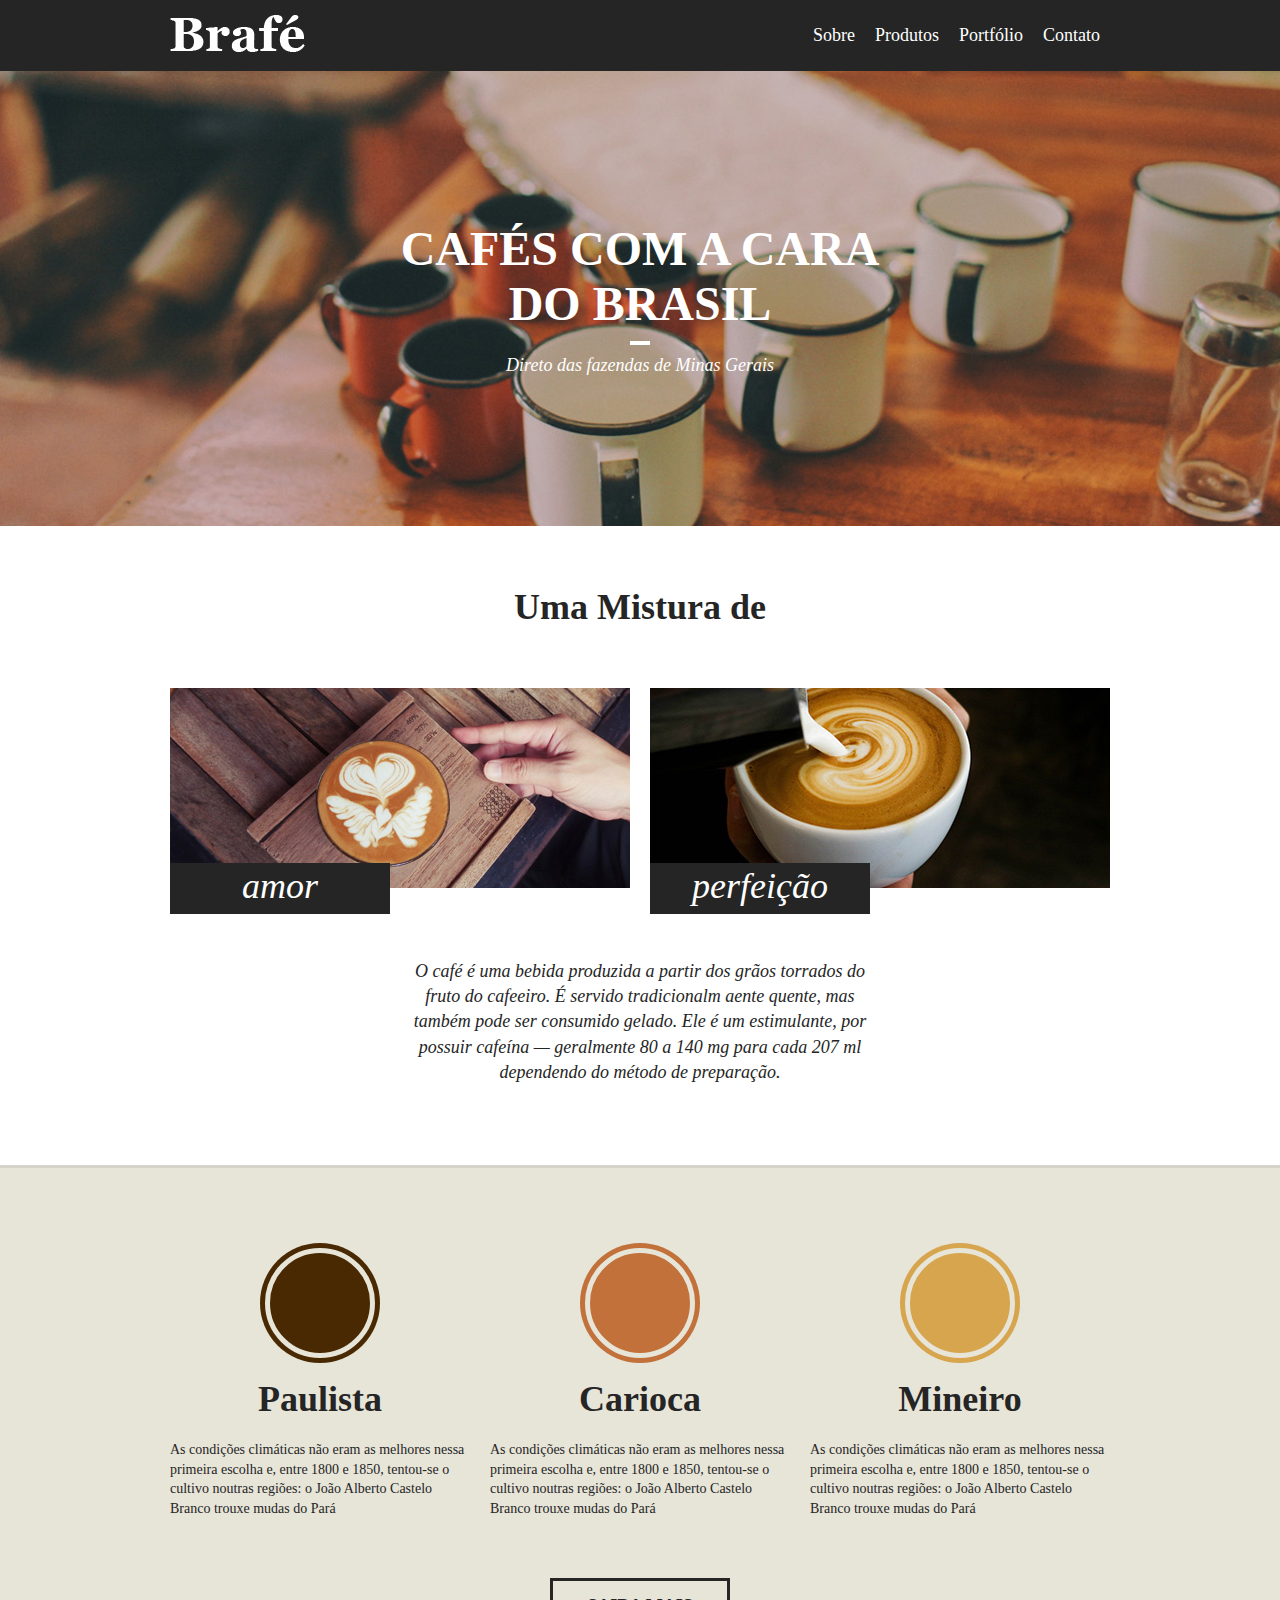
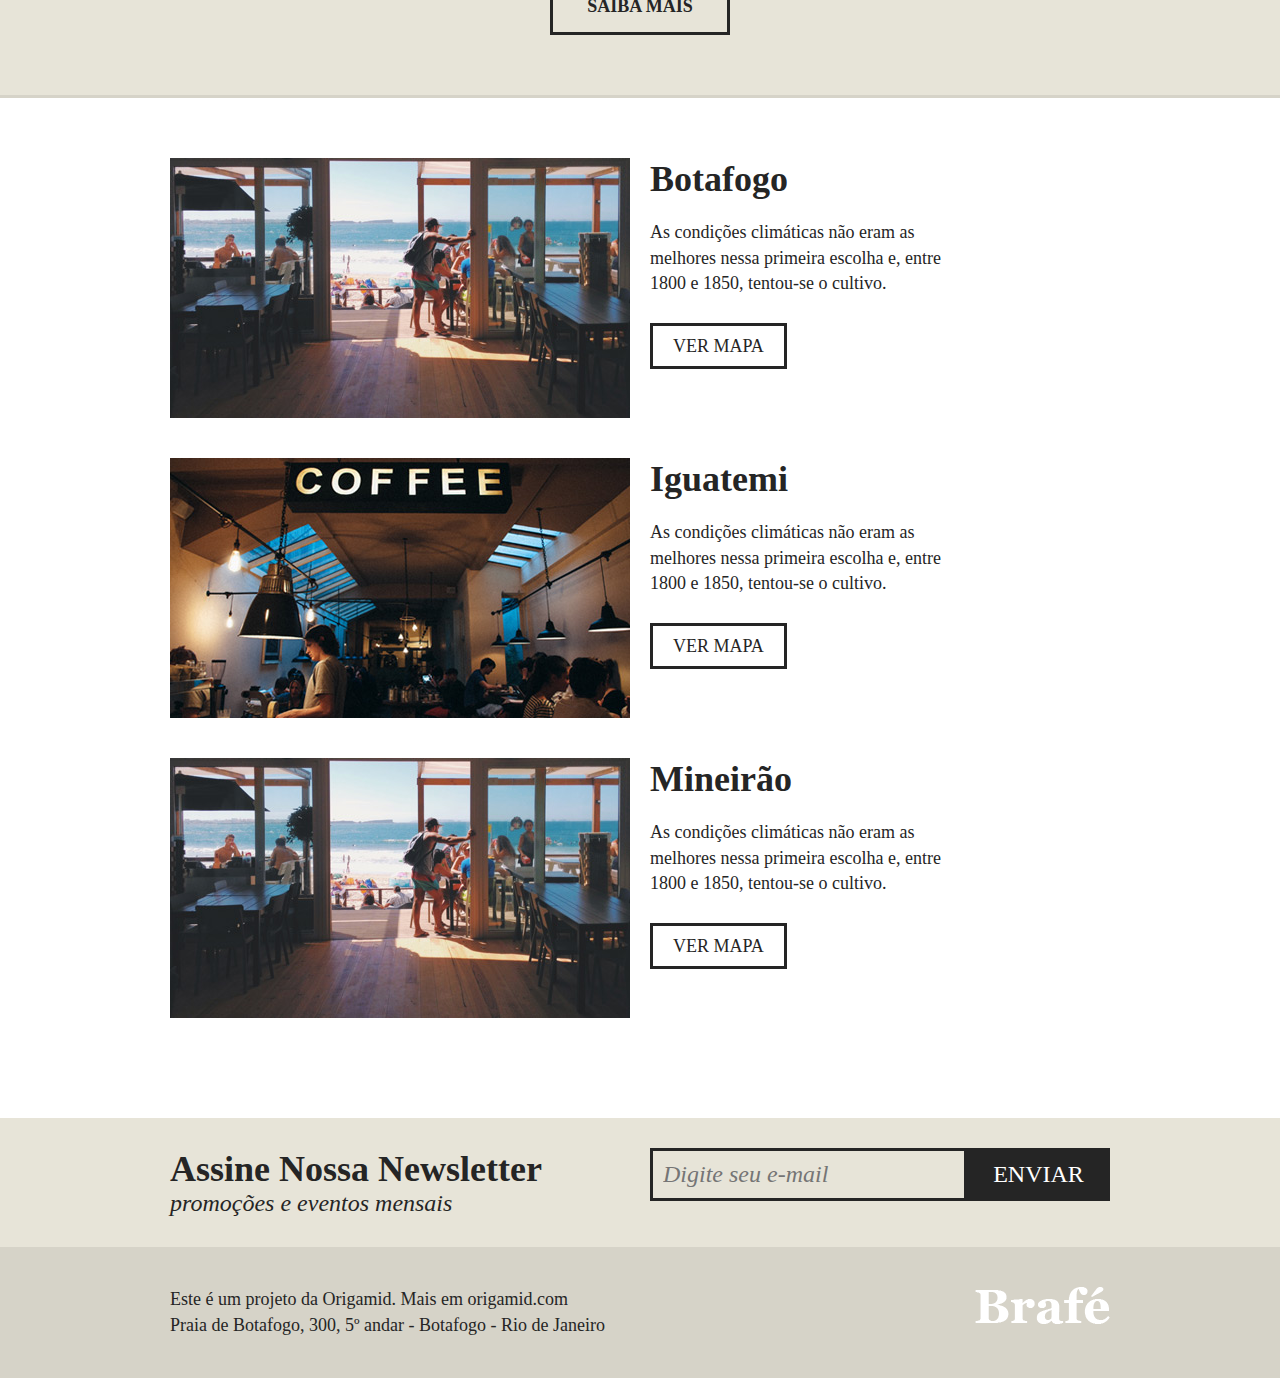
<file: Brafé 1/index.html>
<!DOCTYPE html>
<html>
	<head>
		<title>Brafé 1</title>
		<meta charset="utf-8" />
		<meta name="viewport" content="width=device-width, initial-scale=1, shrink-to-fit=no" />
		<link rel="stylesheet" type="text/css" href="css/style.css" />
	</head>
	<body>
		<header class="menu">
			<div class="container">
				<a class="menu-logo" href="#"><img src="img/brafe.png" alt="Brafé" /></a>
				<nav class="menu-nav">
					<ul>
						<li><a href="#">Sobre</a></li>
						<li><a href="#">Produtos</a></li>
						<li><a href="#">Portfólio</a></li>
						<li><a href="#">Contato</a></li>
					</ul>
				</nav>
			</div>
		</header>

		<main class="intro">
			<h1>Cafés com a cara<br />do Brasil</h1>
			<p>Direto das fazendas de Minas Gerais</p>
		</main>

		<section class="sobre">
			<h2>Uma Mistura de</h2>
			<div class="container">
				<div class="sobre-item">
					<img src="img/cafe-1.jpg" />
					<h3>amor</h3>
				</div>
				<div class="sobre-item">
					<img src="img/cafe-2.jpg" />
					<h3>perfeição</h3>
				</div>
			</div>
			<p>
				O café é uma bebida produzida a partir dos grãos torrados do fruto do cafeeiro. É servido
				tradicionalm aente quente, mas também pode ser consumido gelado. Ele é um estimulante, por
				possuir cafeína — geralmente 80 a 140 mg para cada 207 ml dependendo do método de
				preparação.
			</p>
		</section>

		<section class="produtos">
			<div class="container">
				<div class="produtos-item">
					<h2 class="produtos-paulista">Paulista</h2>
					<p>
						As condições climáticas não eram as melhores nessa primeira escolha e, entre 1800 e
						1850, tentou-se o cultivo noutras regiões: o João Alberto Castelo Branco trouxe mudas do
						Pará
					</p>
				</div>
				<div class="produtos-item">
					<h2 class="produtos-carioca">Carioca</h2>
					<p>
						As condições climáticas não eram as melhores nessa primeira escolha e, entre 1800 e
						1850, tentou-se o cultivo noutras regiões: o João Alberto Castelo Branco trouxe mudas do
						Pará
					</p>
				</div>
				<div class="produtos-item">
					<h2 class="produtos-mineiro">Mineiro</h2>
					<p>
						As condições climáticas não eram as melhores nessa primeira escolha e, entre 1800 e
						1850, tentou-se o cultivo noutras regiões: o João Alberto Castelo Branco trouxe mudas do
						Pará
					</p>
				</div>
			</div>
			<a class="produtos-btn" href="#">Saiba Mais</a>
		</section>

		<section class="locais">
			<div class="locais-item container">
				<div class="locais-img">
					<img src="img/botafogo.jpg" alt="Brafé unidade Botafogo" />
				</div>
				<div class="locais-info">
					<h2>Botafogo</h2>
					<p>
						As condições climáticas não eram as melhores nessa primeira escolha e, entre 1800 e
						1850, tentou-se o cultivo.
					</p>
					<a href="#">Ver Mapa</a>
				</div>
			</div>

			<div class="locais-item container">
				<div class="locais-img">
					<img src="img/iguatemi.jpg" alt="Brafé unidade Iguatemi" />
				</div>
				<div class="locais-info">
					<h2>Iguatemi</h2>
					<p>
						As condições climáticas não eram as melhores nessa primeira escolha e, entre 1800 e
						1850, tentou-se o cultivo.
					</p>
					<a href="#">Ver Mapa</a>
				</div>
			</div>

			<div class="locais-item container">
				<div class="locais-img">
					<img src="img/botafogo.jpg" alt="Brafé unidade Mineirão" />
				</div>
				<div class="locais-info">
					<h2>Mineirão</h2>
					<p>
						As condições climáticas não eram as melhores nessa primeira escolha e, entre 1800 e
						1850, tentou-se o cultivo.
					</p>
					<a href="#">Ver Mapa</a>
				</div>
			</div>
		</section>

		<section class="assine">
			<div class="container">
				<div class="assine-info">
					<h2>Assine Nossa Newsletter</h2>
					<p>promoções e eventos mensais</p>
				</div>
				<form>
					<label>E-mail</label>
					<input type="text" placeholder="Digite seu e-mail" />
					<button type="submit">Enviar</button>
				</form>
			</div>
		</section>

		<footer class="footer">
			<div class="container">
				<p>
					Este é um projeto da Origamid. Mais em origamid.com<br />Praia de Botafogo, 300, 5º andar
					- Botafogo - Rio de Janeiro
				</p>
				<div class="footer-img"><img src="img/brafe.png" alt="Brafé" /></div>
			</div>
		</footer>
	</body>
</html>
</file>
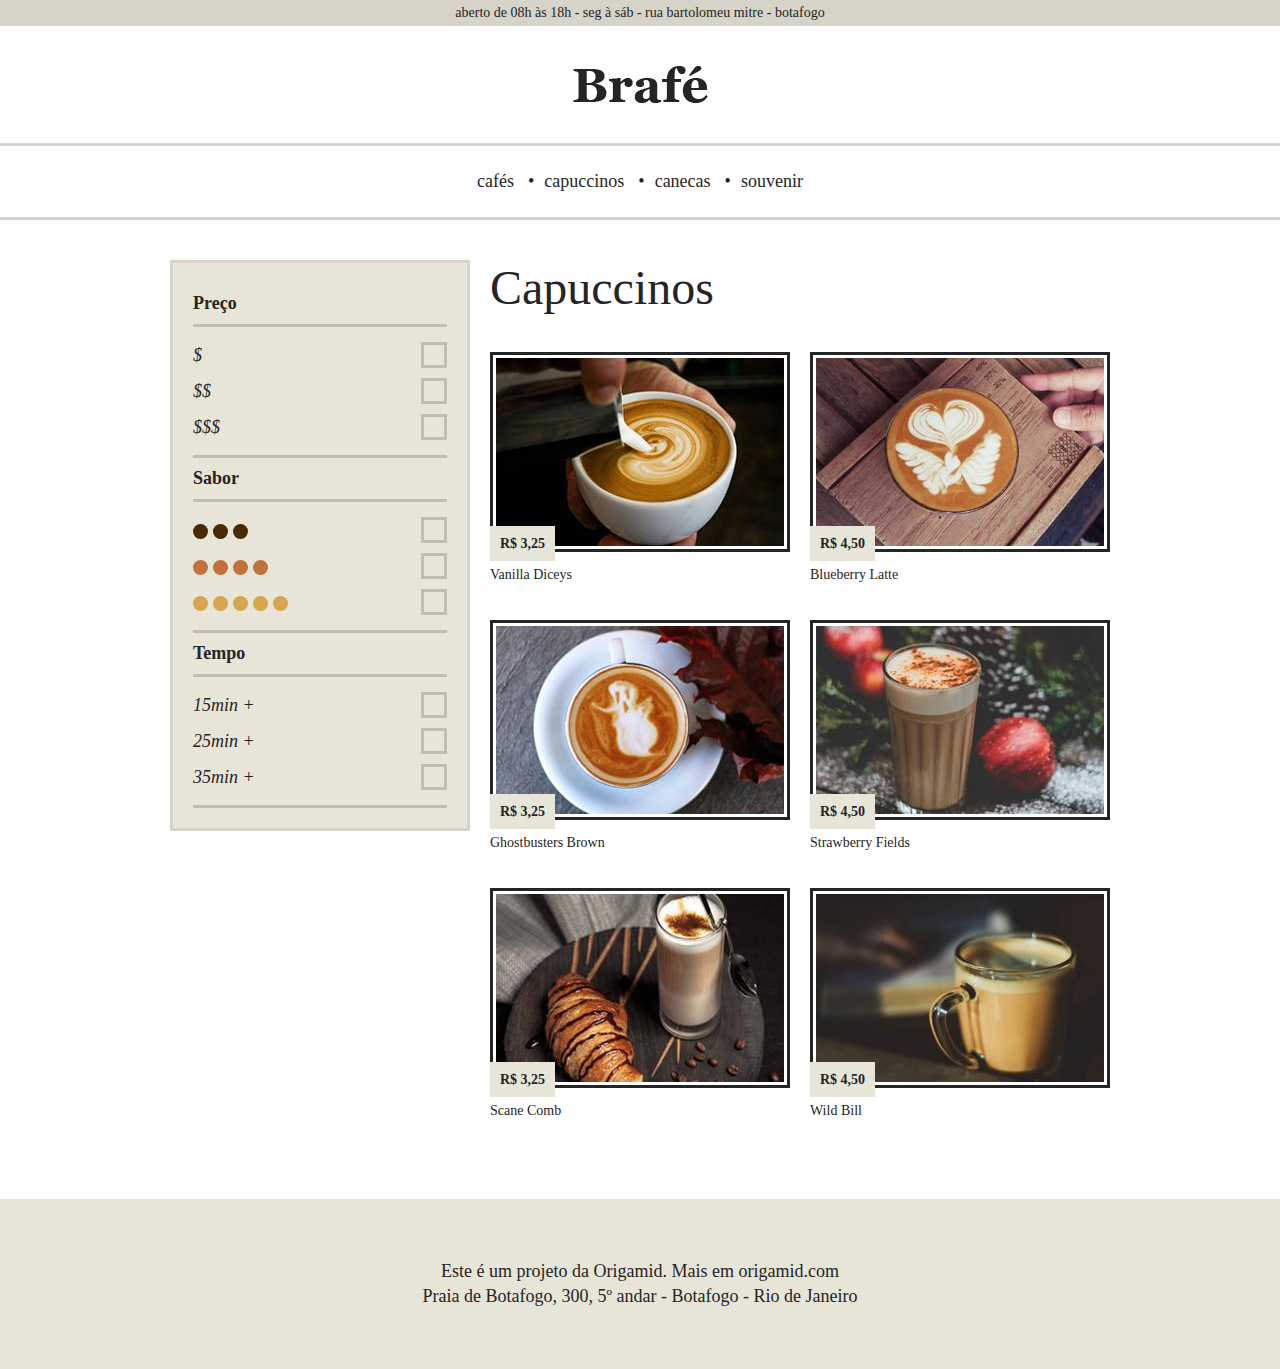
<file: Brafé 2/index.html>
<!DOCTYPE html>
<html>
	<head>
		<title>Brafé 2</title>
		<meta charset="utf-8" />
		<meta name="viewport" content="width=device-width, initial-scale=1, shrink-to-fit=no" />
		<link rel="stylesheet" type="text/css" href="css/style.css" />
		<link rel="stylesheet" type="text/css" href="css/flex.css" />
	</head>
	<body>
		<header>
			<div class="header-informacoes">
				<p>aberto de 08h às 18h - seg à sáb - rua bartolomeu mitre - botafogo</p>
			</div>
			<a class="header-logo" href="index.html">
				<img src="img/brafe.png" alt="Brafé" />
			</a>
			<nav class="header-menu">
				<ul>
					<li><a href="#">cafés</a></li>
					<li><a href="#">capuccinos</a></li>
					<li><a href="#">canecas</a></li>
					<li><a href="#">souvenir</a></li>
				</ul>
			</nav>
		</header>

		<div class="flex">
			<nav class="filtro flex-item-4">
				<h2>Preço</h2>
				<ul>
					<li>$</li>
					<li>$$</li>
					<li>$$$</li>
				</ul>
				<h2>Sabor</h2>
				<ul class="sabor">
					<li><span class="sabor-3">Marrom</span></li>
					<li><span class="sabor-4">Laranja</span></li>
					<li><span class="sabor-5">Amarelo</span></li>
				</ul>
				<h2>Tempo</h2>
				<ul>
					<li>15min +</li>
					<li>25min +</li>
					<li>35min +</li>
				</ul>
			</nav>

			<section class="produtos flex-item-8">
				<h1>Capuccinos</h1>
				<ul class="flex-row">
					<li class="flex-item-6">
						<img src="img/cafe-1.jpg" alt="Café 1" />
						<span>R$ 3,25</span>
						<h2>Vanilla Diceys</h2>
					</li>

					<li class="flex-item-6">
						<img src="img/cafe-2.jpg" alt="Café 1" />
						<span>R$ 4,50</span>
						<h2>Blueberry Latte</h2>
					</li>

					<li class="flex-item-6">
						<img src="img/cafe-3.jpg" alt="Café 1" />
						<span>R$ 3,25</span>
						<h2>Ghostbusters Brown</h2>
					</li>

					<li class="flex-item-6">
						<img src="img/cafe-4.jpg" alt="Café 1" />
						<span>R$ 4,50</span>
						<h2>Strawberry Fields</h2>
					</li>

					<li class="flex-item-6">
						<img src="img/cafe-5.jpg" alt="Café 1" />
						<span>R$ 3,25</span>
						<h2>Scane Comb</h2>
					</li>

					<li class="flex-item-6">
						<img src="img/cafe-6.jpg" alt="Café 1" />
						<span>R$ 4,50</span>
						<h2>Wild Bill</h2>
					</li>
				</ul>
			</section>
		</div>

		<footer class="footer">
			<p>Este é um projeto da Origamid. Mais em origamid.com</p>
			<p>Praia de Botafogo, 300, 5º andar - Botafogo - Rio de Janeiro</p>
		</footer>
	</body>
</html>
</file>
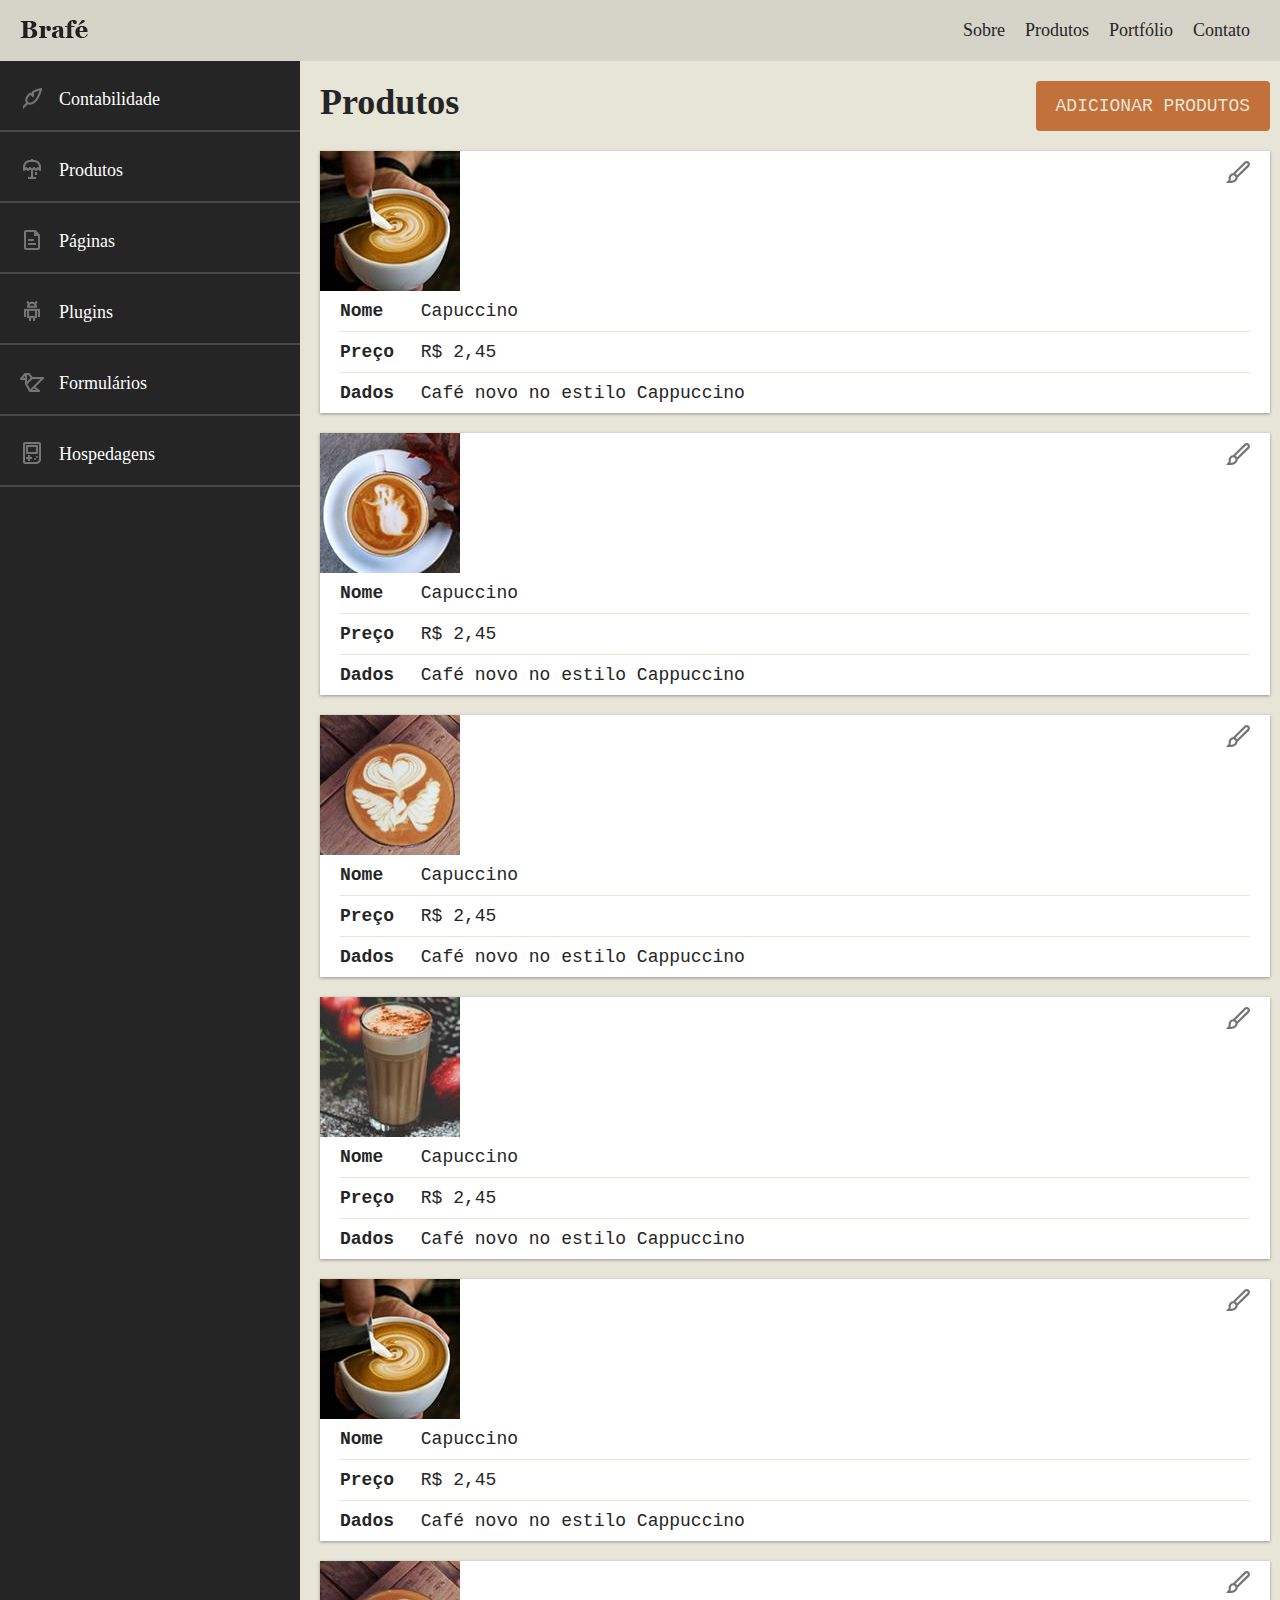
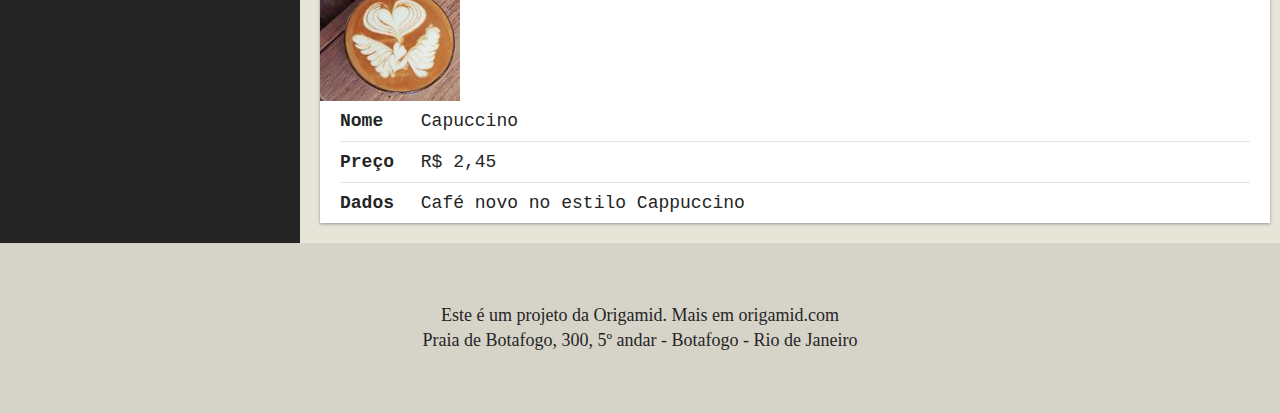
<file: Brafé 3/index.html>
<!DOCTYPE html>
<html>
<head>
	<title>Brafé 3</title>
	<meta charset="utf-8">
	<meta name="viewport" content="width=device-width, initial-scale=1, shrink-to-fit=no">
	<link rel="stylesheet" type="text/css" href="css/style.css">
</head>

<body>
	
<header class="header">
	<a class="header-logo" href="#">
		<img src="img/brafe.png" alt="Brafé">
	</a>
	<nav class="header-menu">
		<ul>
			<li><a href="#">Sobre</a></li>
			<li><a href="#">Produtos</a></li>
			<li><a href="#">Portfólio</a></li>
			<li><a href="#">Contato</a></li>
		</ul>
	</nav>
</header>
	
<main class="main-container">
	
	<nav class="side-nav">
		<ul>
			<li><a class="nav-contabilidade" href="#">Contabilidade</a></li>
			<li><a class="nav-produtos" href="#">Produtos</a></li>
			<li><a class="nav-paginas" href="#">Páginas</a></li>
			<li><a class="nav-plugins" href="#">Plugins</a></li>
			<li><a class="nav-formularios" href="#">Formulários</a></li>
			<li><a class="nav-hospedagens" href="#">Hospedagens</a></li>
		</ul>
	</nav>
	
	<section class="produtos">
		<header>
			<h1>Produtos</h1>
			<a class="adicionar-produtos" href="#">Adicionar Produtos</a>
		</header>
		<ul>
			<li class="produtos-item">
				<img src="img/cafe-1.jpg" alt="Café 1">
				<ul>
					<li><span>Nome</span> Capuccino</li>
					<li><span>Preço</span> R$ 2,45</li>
					<li><span>Dados</span> Café novo no estilo Cappuccino</li>
				</ul>
				<a href="#">Editar</a>
			</li>
			
			<li class="produtos-item">
				<img src="img/cafe-2.jpg" alt="Café 2">
				<ul>
					<li><span>Nome</span> Capuccino</li>
					<li><span>Preço</span> R$ 2,45</li>
					<li><span>Dados</span> Café novo no estilo Cappuccino</li>
				</ul>
				<a href="#">Editar</a>
			</li>
			
			<li class="produtos-item">
				<img src="img/cafe-3.jpg" alt="Café 3">
				<ul>
					<li><span>Nome</span> Capuccino</li>
					<li><span>Preço</span> R$ 2,45</li>
					<li><span>Dados</span> Café novo no estilo Cappuccino</li>
				</ul>
				<a href="#">Editar</a>
			</li>
			
			<li class="produtos-item">
				<img src="img/cafe-4.jpg" alt="Café 4">
				<ul>
					<li><span>Nome</span> Capuccino</li>
					<li><span>Preço</span> R$ 2,45</li>
					<li><span>Dados</span> Café novo no estilo Cappuccino</li>
				</ul>
				<a href="#">Editar</a>
			</li>
			
			<li class="produtos-item">
				<img src="img/cafe-1.jpg" alt="Café 1">
				<ul>
					<li><span>Nome</span> Capuccino</li>
					<li><span>Preço</span> R$ 2,45</li>
					<li><span>Dados</span> Café novo no estilo Cappuccino</li>
				</ul>
				<a href="#">Editar</a>
			</li>
			
			<li class="produtos-item">
				<img src="img/cafe-3.jpg" alt="Café 3">
				<ul>
					<li><span>Nome</span> Capuccino</li>
					<li><span>Preço</span> R$ 2,45</li>
					<li><span>Dados</span> Café novo no estilo Cappuccino</li>
				</ul>
				<a href="#">Editar</a>
			</li>
		</ul>
	</section>
</main>

	
<footer class="footer">
	<p>Este é um projeto da Origamid. Mais em origamid.com</p>
	<p>Praia de Botafogo, 300, 5º andar - Botafogo - Rio de Janeiro</p>
</footer>
	
</body>
	
</html>
</file>
<file: Brafé 2/css/style.css>
body, p, h1, h2, ul, li {
	margin: 0px;
	padding: 0px;
}

li {
	list-style: none;
}

body {
	font-family: Georgia, serif;
	color: #252525;
}

* {
	box-sizing: border-box;
}

/* MENU */

.header-informacoes {
	font-size: 0.875em;
	background: #d6d3c8;
	padding: 5px 0;
	text-align: center;
}

.header-logo img {
	display: block;
	margin: 40px auto;
}

.header-menu {
	border-top: 3px solid #d6d3c8;
	border-bottom: 3px solid #d6d3c8;
	text-align: center;
	margin-bottom: 40px;
	padding: 20px 0;
}

.header-menu li {
	display: inline-block;
}

.header-menu li a {
	display: block;
	padding: 5px 10px 5px 0;
	text-decoration: none;
	color: #252525;
	font-size: 1.125em;
}

.header-menu li a::before {
	content: '•';
	padding-right: 10px;
}

.header-menu li:first-child a::before {
	content: '';
}

/* FILTRO */

.filtro {
	background: #e7e4d8;
	border: 3px solid #d6d3c8;
	padding: 20px;
}

.filtro h2 {
	font-size: 1.125em;
	padding: 10px 0
}

.filtro ul {
	border-top: 3px solid #c0beb4;
	border-bottom: 3px solid #c0beb4;
	padding: 10px 0;
}

.filtro li {
	font-style: italic;
	font-size: 1.125em;
	line-height: 2;
}

.filtro li::after {
	content: '';
	display: block;
	width: 20px;
	height: 20px;
	border: 3px solid #c0beb4;
	float: right;
	margin-top: 5px;
}

.sabor {
	overflow: hidden;
}

.sabor span {
	text-indent: -200px;
	display: inline-block;
	width: 15px;
	height: 15px;
	background: currentColor;
	border-radius: 50%;
	vertical-align: middle;
}

.sabor-3 {
	color: #492901;
	box-shadow: 20px 0 0 0 currentColor,
							40px 0 0 0 currentColor;
}

.sabor-4 {
	color: #c17139;
	box-shadow: 20px 0 0 0 currentColor,
							40px 0 0 0 currentColor,
							60px 0 0 0 currentColor;
}

.sabor-5 {
	color: #d7a54d;
	box-shadow: 20px 0 0 0 currentColor,
							40px 0 0 0 currentColor,
							60px 0 0 0 currentColor,
							80px 0 0 0 currentColor;
}

/*PRODUTOS*/

.produtos h1 {
	font-size: 3em;
	font-weight: normal;
}

.produtos li img {
	display: block;
	max-width: 100%;
	border: 3px solid #fff;
	box-shadow: 0 0 0 3px #252525;
	margin: 40px 3px 0 3px;
}

.produtos li span {
	background: #e7e4d8;
	padding: 10px;
	font-size: 0.875em;
	font-weight: bold;
	position: relative;
	top: -15px;;
}

.produtos li h2 {
	font-size: 0.875em;
	font-weight: normal;
}

.footer {
	background: #e7e4d8;
	text-align: center;
	padding: 60px 0;
	font-size: 1.125em;
	line-height: 1.4em;
	margin-top: 80px;
}
</file>
<file: Brafé 2/css/flex.css>
.flex {
	max-width: 960px;
	margin: 0 auto;
	display: flex;
	flex-wrap: wrap;
}

.flex-row {
	margin-left: -10px;
	margin-right: -10px;
	display: flex;
	flex-wrap: wrap;
}

.flex-item-4,
.flex-item-6,
.flex-item-8 {
	margin-left: 10px;
	margin-right: 10px;
	align-self: flex-start;
}

.flex-item-4 {
	flex: 0 0 calc(33.333% - 20px);
	max-width: 0 0 calc(33.333% - 20px);
}

.flex-item-6 {
	flex: 0 0 calc(50% - 20px);
	max-width: 0 0 calc(50% - 20px);
}

.flex-item-8 {
	flex: 0 0 calc(66.666% - 20px);
	max-width: 0 0 calc(66.666% - 20px);
}

@media screen and (max-width: 739px) {
	.filtro {
		display: none;
	}
	.flex {
		max-width: 300px;
		flex-direction: column;
	}
	.flex-item-4,
	.flex-item-8 {
		margin-left: 0px;
		margin-right: 0px;
		max-width: 100%;
		align-self: auto;
	}
}
</file>
<file: Brafé 3/css/style.css>
body,
p,
h1,
ul,
li {
	padding: 0px;
	margin: 0px;
}

li {
	list-style: none;
}

body {
	font-family: Georgia, serif;
	color: #252525;
	background: #e7e4d8;
}

* {
	box-sizing: border-box;
}

img {
	display: block;
	max-width: 100%;
}

a {
	text-decoration: none;
}

/*Header*/

.header {
	background: #d6d3c8;
	padding: 20px;
	display: flex;
}

.header-logo {
	flex-grow: 1;
}

.header-menu ul {
	display: flex;
	flex-wrap: wrap;
}

.header-menu li a {
	color: #252525;
	font-size: 1.125em;
	padding: 0 10px;
}

.header-menu li:first-child a {
	padding-left: 0px;
}

@media (max-width: 739px) {
	.header {
		flex-direction: column;
	}
	.header-menu {
		margin-top: 10px;
	}
}

/*MAIN*/

.main-container {
	display: flex;
}
/*SIDE NAV*/

.side-nav {
	background: #252525;
	flex: 1;
	max-width: 300px;
	margin-right: 10px;
}

.side-nav li a {
	display: block;
	color: #fff;
	border-bottom: 2px solid #484846;
	font-size: 1.125em;
	padding: 20px;
}

.side-nav li a::before {
	content: "";
	display: inline-block;
	width: 24px;
	height: 24px;
	top: 5px;
	margin-right: 15px;
	position: relative;
	background-image: url("../img/icones.png");
}

.nav-contabilidade::before {
	background-position: 0 0;
}

.nav-produtos::before {
	background-position: 0 -24px;
}

.nav-paginas::before {
	background-position: 0 calc(-24px * 2);
}

.nav-plugins::before {
	background-position: 0 calc(-24px * 3);
}

.nav-formularios::before {
	background-position: 0 calc(-24px * 4);
}

.nav-hospedagens::before {
	background-position: 0 calc(-24px * 5);
}

@media (max-width: 739px) {
	.main-container {
		flex-direction: column;
	}
	.side-nav {
		margin: 10px;
		background: none;
		max-width: 100%;
	}
	.side-nav ul {
		display: flex;
		flex-wrap: wrap;
	}
	.side-nav li {
		margin-bottom: 10px;
		margin-right: 10px;
	}
	.side-nav li a::before {
		top: 0px;
		margin: 0px;
	}
	.side-nav li a {
		width: 44px;
		height: 44px;
		overflow: hidden;
		border: none;
		padding: 10px;
		color: #252525;
		background: #252525;
		border-radius: 4px;
	}
}

/* Produtos */

.produtos {
	flex: 1;
	padding: 20px 10px;
}

.produtos header {
	display: flex;
}

.produtos h1 {
	font-size: 2.25em;
	flex-grow: 1;
	margin-right: 20px;
}

.adicionar-produtos {
	background: #c17139;
	color: #e7e4d8;
	font-size: 1.125em;
	font-family: Courier, monospace;
	text-transform: uppercase;
	padding: 15px 20px;
	border-radius: 4px;
	text-align: center;
}

.produtos-item {
	background: #fff;
	box-shadow: 0 1px 3px 0 rgba(0, 0, 0, 0.35);
	margin-top: 20px;
	position: relative;
}

.produtos-item a {
	width: 24px;
	height: 24px;
	overflow: hidden;
	text-indent: -200px;
	position: absolute;
	right: 20px;
	top: 10px;
	background: url("../img/edit.svg") no-repeat;
}

.produtos-item a:hover {
	background: url("../img/edit-hover.svg") no-repeat;
}

.produtos-item a:hover {
	align-self: flex-start;
}

.produtos-item ul {
	padding: 0 20px;
}

.produtos-item li {
	padding: 10px 0;
	font-size: 1.125em;
	font-family: Courier, monospace;
	border-bottom: 1px solid #e7e4d8;
}

.produtos-item li:last-child {
	border: none;
}

.produtos-item span {
	font-weight: bold;
	width: 70px;
	display: inline-block;
}

@media (max-width: 739px) {
	.produtos header,
	.produtos-item {
		flex-direction: column;
	}
}

/*Footer*/

.footer {
	background: #d6d3c8;
	text-align: center;
	padding: 60px 0;
	font-size: 1.125em;
	line-height: 1.4em;
}
</file>
<file: Brafé 1/css/style.css>
/* Reset */

body,
h1,
h2,
h3,
p,
ul {
	padding: 0px;
	margin: 0px;
}

body {
	font-family: Georgia, serif;
	color: #252525;
}

* {
	box-sizing: border-box;
}

.container {
	display: flex;
	max-width: 960px;
	margin: 0 auto;
}

@media screen and (max-width: 739px) {
	.container {
		flex-direction: column;
		max-width: 300px;
	}
}
/* Menu */

.menu {
	background: #252525;
	padding: 15px 0;
}

.menu-nav a {
	text-decoration: none;
	color: #fff;
	font-size: 1.125em;
}

.menu-logo {
	margin: 0 10px;
}

.menu-nav {
	flex: 1;
	margin: 0 10px;
	align-self: center;
}

.menu-nav ul {
	float: right;
	display: flex;
	list-style: none;
}

.menu-nav ul li a {
	padding: 10px;
}

@media screen and (max-width: 739px) {
	.menu-nav,
	.menu-logo {
		margin: 0px;
	}
	.menu-nav ul li a {
		padding-left: 0px;
	}
}
/* Intro */

.intro {
	background: url("../img/bg-intro.jpg") no-repeat center center;
	background-size: cover;
	color: #fff;
	padding: 150px 0;
	text-align: center;
}

@media screen and (max-width: 739px) {
	.intro {
		padding: 60px 0;
	}
}

.intro h1 {
	text-transform: uppercase;
	font-size: 3em;
}

.intro h1::after {
	content: "";
	display: block;
	width: 20px;
	height: 4px;
	background: #fff;
	margin: 10px auto;
}

.intro p {
	font-style: italic;
	font-size: 1.125em;
}

/* Sobre */

.sobre {
	padding: 60px 0;
}
.sobre h2 {
	font-size: 2.25em;
	text-align: center;
	margin-bottom: 60px;
}
.sobre-item {
	flex: 1;
	margin: 0 10px;
}

@media screen and (max-width: 739px) {
	.sobre-item {
		margin-left: 0px;
		margin-right: 0px;
	}
}

.sobre-item img {
	display: block;
	max-width: 100%;
}

.sobre-item h3 {
	font-size: 2.25em;
	line-height: 1em;
	background: #252525;
	color: #fff;
	font-style: italic;
	font-weight: normal;
	text-align: center;
	position: relative;
	width: 220px;
	padding: 5px 0 10px 0;
	top: -25px;
}

.sobre > p {
	font-size: 1.125em;
	line-height: 1.4em;
	font-style: italic;
	margin: 20px auto;
	max-width: 460px;
	text-align: center;
}

/* Produtos */

.produtos {
	background: #e7e4d8;
	border-top: 3px solid #d6d3c8;
	border-bottom: 3px solid #d6d3c8;
	padding: 60px 0;
}

.produtos-item {
	flex: 1;
	margin: 0 10px 40px 10px;
}
.produtos-item h2 {
	font-size: 2.25em;
	text-align: center;
	margin-bottom: 20px;
}

.produtos-item h2::before {
	content: "";
	display: block;
	width: 100px;
	height: 100px;
	background: currentColor;
	border-radius: 50%;
	border: 5px solid #e7e4d8;
	box-shadow: 0 0 0 5px currentColor;
	margin: 20px auto;
}

h2.produtos-paulista::before {
	color: #492901;
}

h2.produtos-carioca::before {
	color: #c17139;
}

h2.produtos-mineiro::before {
	color: #d7a54d;
}

.produtos-item p {
	font-size: 0.875em;
	line-height: 1.4em;
}

.produtos-btn {
	border: 3px solid #252525;
	color: #252525;
	text-decoration: none;
	text-align: center;
	font-size: 1.125em;
	font-weight: bold;
	text-transform: uppercase;
	display: block;
	width: 180px;
	padding: 15px 0;
	margin: 20px auto 0 auto;
}

@media screen and (max-width: 739px) {
	.produtos-item {
		margin-left: 0px;
		margin-right: 0px;
	}
}

/* Locais */
.locais {
	padding: 60px 0;
}

.locais-item {
	margin-bottom: 40px;
}

.locais-img,
.locais-info {
	flex: 1;
	margin: 0 10px;
}

.locais-img img {
	display: block;
	max-width: 100%;
}

.locais-item h2 {
	font-size: 2.25em;
	margin-bottom: 20px;
}

.locais-item p {
	font-size: 1.125em;
	line-height: 1.4em;
	max-width: 320px;
	margin-bottom: 40px;
}

.locais-item a {
	font-size: 1.125em;
	text-transform: uppercase;
	text-decoration: none;
	border: 3px solid;
	color: #252525;
	padding: 10px 20px;
}

@media screen and (max-width: 739px) {
	.locais-img,
	.locais-info {
		margin-left: 0px;
		margin-right: 0px;
	}
}
/* Assine */

.assine {
	background: #e7e4d8;
	padding: 30px 0;
}

.assine-info {
	flex: 1;
	margin: 0 10px;
}

.assine-info h2 {
	font-size: 2.25em;
}

.assine-info p {
	font-size: 1.5em;
	font-style: italic;
}

.assine form {
	flex: 1;
	margin: 0 10px;
	display: flex;
	flex-wrap: wrap;
	align-content: flex-start;
}

.assine form label {
	display: none;
}

@media screen and (max-width: 739px) {
	.assine-info {
		margin: 0 0 20px 0;
	}
	.assine form {
		margin: 0;
	}
}
.assine input {
	flex: 1;
	align-self: flex-start;
	padding: 10px;
	border: 3px solid #252525;
	background: none;
	font-size: 1.5em;
	font-style: italic;
	font-family: Georgia, serif;
}

.assine button {
	flex: 1;
	padding: 13px;
	align-self: flex-start;
	background: #252525;
	border: none;
	font-family: Georgia, serif;
	text-transform: uppercase;
	font-size: 1.5em;
	color: #fff;
	cursor: pointer;
}

/*Footer*/

.footer {
	background: #d6d3c8;
	padding: 40px 0;
}

.footer p {
	font-size: 1.125em;
	line-height: 1.4em;
	margin: 0 10px;
	flex: 1;
}

.footer-img {
	margin: 0 10px;
}

@media screen and (max-width: 739px) {
	.footer-img,
	.footer p {
		margin: 0px;
	}
}
</file>
